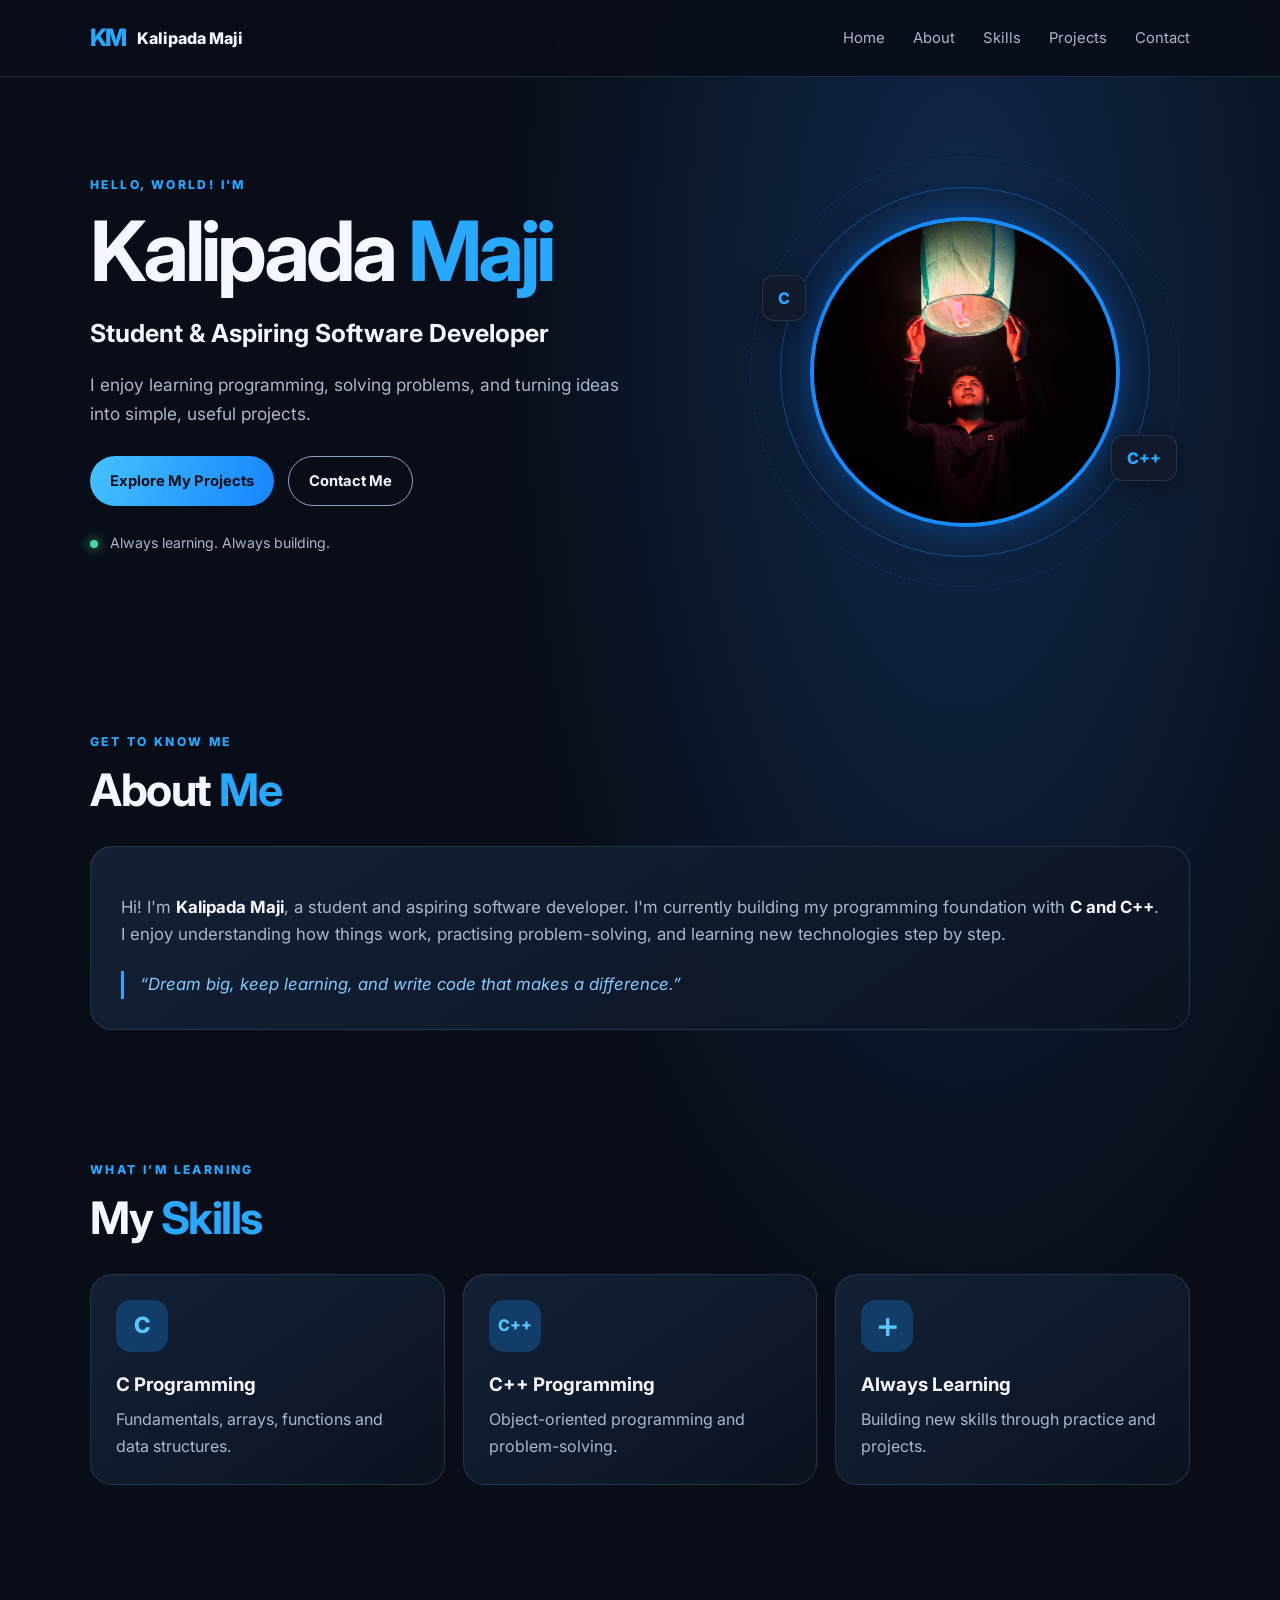
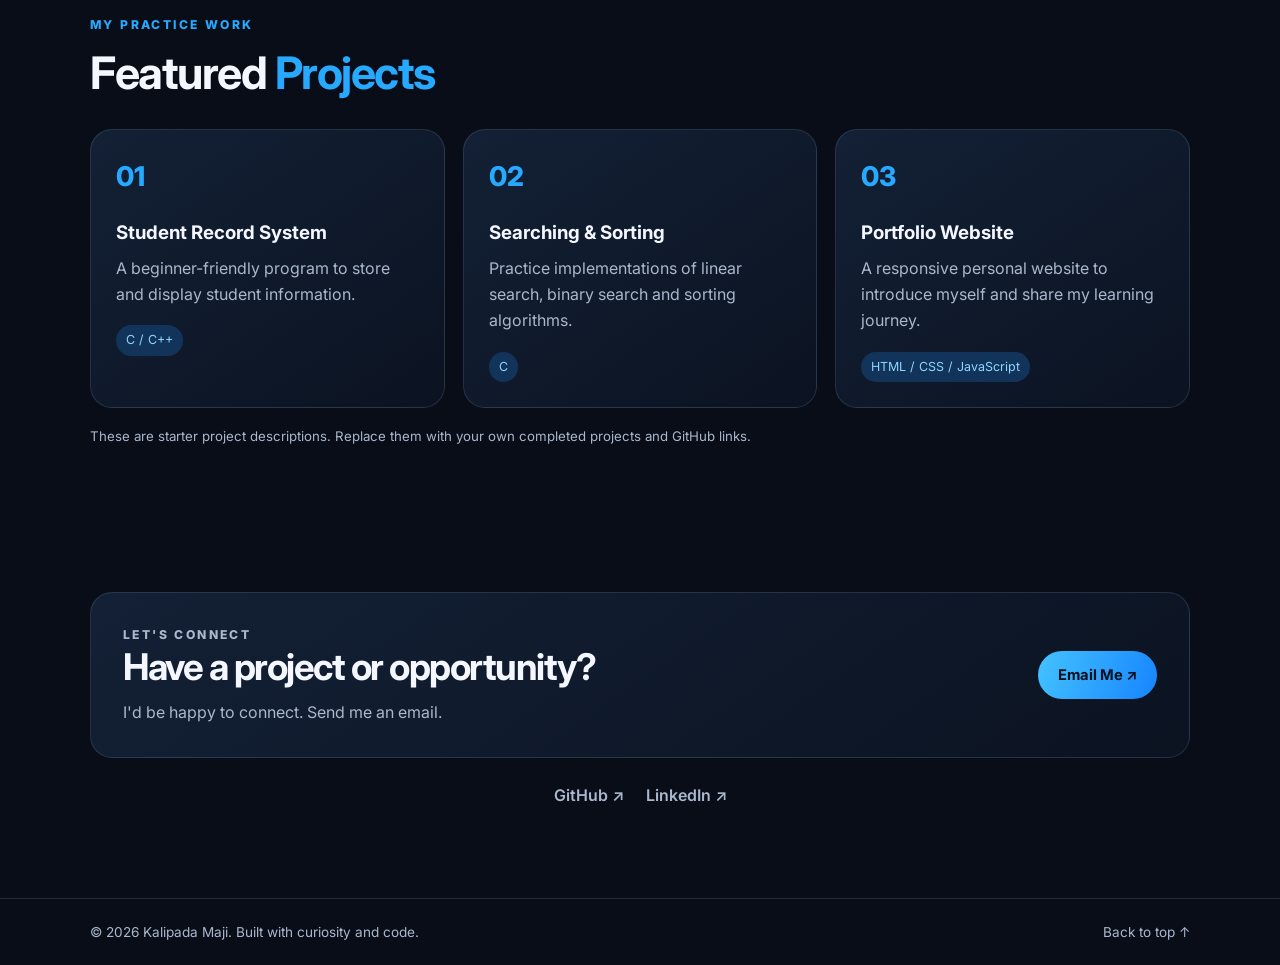
<file: index.html>
<!DOCTYPE html>
<html lang="en">
<head>
  <meta charset="UTF-8">
  <meta name="viewport" content="width=device-width, initial-scale=1.0">
  <meta name="description" content="Kalipada Maji — student and aspiring software developer. Explore my skills, projects and learning journey in C and C++.">
  <meta name="author" content="Kalipada Maji">
  <meta name="robots" content="index, follow">
  <meta name="theme-color" content="#080d18">
  <title>Kalipada Maji | Student & Aspiring Software Developer</title>
  <link rel="icon" href="favicon.svg" type="image/svg+xml">
  <link rel="preconnect" href="https://fonts.googleapis.com">
  <link rel="preconnect" href="https://fonts.gstatic.com" crossorigin>
  <link href="https://fonts.googleapis.com/css2?family=Inter:wght@400;500;600;700;800&display=swap" rel="stylesheet">
  <link rel="stylesheet" href="style.css">
  <script src="script.js" defer></script>
</head>
<body>
  <header class="site-header">
    <nav class="nav container" aria-label="Main navigation">
      <a class="brand" href="#home"><span class="brand-mark">KM</span><span>Kalipada Maji</span></a>
      <button class="menu-toggle" aria-label="Toggle navigation" aria-expanded="false">☰</button>
      <ul class="nav-links">
        <li><a href="#home">Home</a></li><li><a href="#about">About</a></li>
        <li><a href="#skills">Skills</a></li><li><a href="#projects">Projects</a></li>
        <li><a href="#contact">Contact</a></li>
      </ul>
    </nav>
  </header>

  <main>
    <section class="hero container" id="home">
      <div class="hero-copy">
        <p class="eyebrow">HELLO, WORLD! I'M</p>
        <h1>Kalipada <span>Maji</span></h1>
        <h2>Student &amp; Aspiring Software Developer</h2>
        <p class="hero-description">I enjoy learning programming, solving problems, and turning ideas into simple, useful projects.</p>
        <div class="hero-actions">
          <a class="button primary" href="#projects">Explore My Projects</a>
          <a class="button secondary" href="#contact">Contact Me</a>
        </div>
        <p class="availability"><span class="status-dot"></span> Always learning. Always building.</p>
      </div>
      <div class="profile-wrap">
        <!-- Replace profile.jpg with your own photo in the same folder. -->
        <img src="./profile.jpg"
     alt="Kalipada Maji"
     class="profile-photo">
        <div class="profile-placeholder" aria-label="Profile photo placeholder">KM</div>
        <div class="orbit orbit-one"></div><div class="orbit orbit-two"></div>
        <span class="float-tag tag-c">C</span><span class="float-tag tag-cpp">C++</span>
      </div>
    </section>

    <section class="section container" id="about">
      <div class="section-heading"><p class="eyebrow">GET TO KNOW ME</p><h2>About <span>Me</span></h2></div>
      <div class="about-card">
        <p>Hi! I'm <strong>Kalipada Maji</strong>, a student and aspiring software developer. I'm currently building my programming foundation with <strong>C and C++</strong>. I enjoy understanding how things work, practising problem-solving, and learning new technologies step by step.</p>
        <p class="quote">“Dream big, keep learning, and write code that makes a difference.”</p>
      </div>
    </section>

    <section class="section container" id="skills">
      <div class="section-heading"><p class="eyebrow">WHAT I'M LEARNING</p><h2>My <span>Skills</span></h2></div>
      <div class="skills-grid">
        <article class="skill-card"><span class="skill-icon">C</span><h3>C Programming</h3><p>Fundamentals, arrays, functions and data structures.</p></article>
        <article class="skill-card"><span class="skill-icon cpp">C++</span><h3>C++ Programming</h3><p>Object-oriented programming and problem-solving.</p></article>
        <article class="skill-card"><span class="skill-icon learn">＋</span><h3>Always Learning</h3><p>Building new skills through practice and projects.</p></article>
      </div>
    </section>

    <section class="section container" id="projects">
      <div class="section-heading"><p class="eyebrow">MY PRACTICE WORK</p><h2>Featured <span>Projects</span></h2></div>
      <div class="projects-grid">
        <article class="project-card"><div class="project-number">01</div><h3>Student Record System</h3><p>A beginner-friendly program to store and display student information.</p><span class="project-tech">C / C++</span></article>
        <article class="project-card"><div class="project-number">02</div><h3>Searching &amp; Sorting</h3><p>Practice implementations of linear search, binary search and sorting algorithms.</p><span class="project-tech">C</span></article>
        <article class="project-card"><div class="project-number">03</div><h3>Portfolio Website</h3><p>A responsive personal website to introduce myself and share my learning journey.</p><span class="project-tech">HTML / CSS / JavaScript</span></article>
      </div>
      <p class="small-note">These are starter project descriptions. Replace them with your own completed projects and GitHub links.</p>
    </section>

    <section class="section container" id="contact">
      <div class="contact-card">
        <div><p class="eyebrow">LET'S CONNECT</p><h2>Have a project or opportunity?</h2><p>I'd be happy to connect. Send me an email.</p></div>
        <!-- Replace the email below with your real email address. -->
        <a class="button primary" href="mailto:YOUR-EMAIL@example.com">Email Me ↗</a>
      </div>
      <div class="social-links">
        <!-- Replace # with your real profile URLs. -->
        <a href="https://github.com/" target="_blank" rel="noopener noreferrer">GitHub ↗</a>
        <a href="https://www.linkedin.com/" target="_blank" rel="noopener noreferrer">LinkedIn ↗</a>
      </div>
    </section>
  </main>

  <footer class="footer"><p>© <span id="year"></span> Kalipada Maji. Built with curiosity and code.</p><a href="#home">Back to top ↑</a></footer>
</body>
</html>
</file>
<file: style.css>
* { box-sizing: border-box; }
:root { --bg:#080d18; --panel:#101a2b; --text:#f4f7ff; --muted:#aab7cc; --blue:#27a9ff; --line:rgba(160,190,230,.16); }
html { scroll-behavior:smooth; scroll-padding-top:90px; }
body { margin:0; background:radial-gradient(ellipse at 75% 12%, #10294b 0, transparent 34%),var(--bg); color:var(--text); font-family:Inter,Arial,sans-serif; line-height:1.65; }
a { color:inherit; text-decoration:none; }
.container { width:min(1100px, calc(100% - 40px)); margin-inline:auto; }
.site-header { position:sticky; top:0; z-index:10; background:rgba(8,13,24,.88); backdrop-filter:blur(16px); border-bottom:1px solid var(--line); }
.nav { min-height:76px; display:flex; align-items:center; justify-content:space-between; gap:24px; }
.brand { display:flex; align-items:center; gap:12px; font-weight:800; }
.brand-mark { color:var(--blue); font-size:1.5rem; letter-spacing:-2px; }
.nav-links { display:flex; gap:28px; padding:0; margin:0; list-style:none; color:var(--muted); font-size:.93rem; }
.nav-links a:hover,.social-links a:hover,.footer a:hover { color:var(--blue); }
.menu-toggle { display:none; background:none; border:0; color:white; font-size:1.6rem; }
.hero { min-height:590px; display:grid; grid-template-columns:1.15fr .85fr; align-items:center; gap:40px; padding-block:75px; }
.eyebrow { color:var(--blue); font-size:.76rem; font-weight:800; letter-spacing:2.4px; margin:0 0 12px; }
h1 { font-size:clamp(2.8rem,7vw,5.2rem); letter-spacing:-4px; line-height:1.05; margin:0 0 18px; }
h1 span,.section-heading h2 span { color:var(--blue); }
.hero h2 { font-size:clamp(1.1rem,2.5vw,1.55rem); margin:0 0 14px; }
.hero-description { max-width:550px; color:var(--muted); font-size:1.08rem; }
.hero-actions { display:flex; flex-wrap:wrap; gap:14px; margin-top:28px; }
.button { display:inline-flex; justify-content:center; align-items:center; padding:12px 20px; border-radius:999px; font-weight:700; font-size:.92rem; transition:transform .2s,box-shadow .2s; }
.button:hover { transform:translateY(-3px); box-shadow:0 10px 28px #087bd455; }
.primary { color:#06101d; background:linear-gradient(110deg,#44c3ff,#1684ff); }
.secondary { border:1px solid #8ba5c8; }
.availability { color:var(--muted); font-size:.88rem; margin-top:25px; }
.status-dot { display:inline-block; width:8px; height:8px; border-radius:50%; background:#42d99b; margin-right:8px; box-shadow:0 0 12px #42d99b; }
.profile-wrap { min-height:390px; position:relative; display:grid; place-items:center; }
.profile-photo,.profile-placeholder { width:min(310px,75vw); height:min(310px,75vw); border-radius:50%; object-fit:cover; border:4px solid #168cff; box-shadow:0 0 35px #087cff66; position:relative; z-index:2; }
.profile-placeholder { display:none; place-items:center; background:linear-gradient(145deg,#163b66,#101a2b); color:#52c1ff; font-size:5rem; font-weight:800; }
.orbit { position:absolute; border:1px solid #168cff66; border-radius:50%; width:370px; height:370px; }
.orbit-two { width:430px; height:430px; border-style:dashed; opacity:.45; }
.float-tag { position:absolute; z-index:3; background:var(--panel); border:1px solid var(--line); padding:9px 15px; border-radius:12px; font-weight:800; color:var(--blue); box-shadow:0 8px 30px #0005; }
.tag-c { left:5%; top:25%; }.tag-cpp { right:3%; bottom:22%; }
.section { padding-block:65px; }
.section-heading { margin-bottom:28px; }
.section-heading h2,.contact-card h2 { font-size:clamp(2rem,4vw,2.8rem); line-height:1.2; margin:0; letter-spacing:-1.5px; }
.about-card,.skill-card,.project-card,.contact-card { background:linear-gradient(145deg,rgba(20,34,55,.95),rgba(12,20,34,.95)); border:1px solid var(--line); border-radius:22px; }
.about-card { padding:30px; color:var(--muted); font-size:1.05rem; }
.about-card strong { color:var(--text); }
.quote { color:#83caff; border-left:3px solid var(--blue); padding-left:16px; margin:22px 0 0; font-style:italic; }
.skills-grid,.projects-grid { display:grid; grid-template-columns:repeat(3,1fr); gap:18px; }
.skill-card,.project-card { padding:25px; }
.skill-icon { display:grid; place-items:center; width:52px; height:52px; border-radius:15px; background:#123d68; color:#59c5ff; font-size:1.4rem; font-weight:800; }
.skill-icon.cpp { font-size:1rem; }.skill-icon.learn { font-size:2rem; }
.skill-card h3,.project-card h3 { margin:18px 0 6px; }
.skill-card p,.project-card p,.contact-card p { color:var(--muted); margin:0; }
.project-number { color:var(--blue); font-size:1.7rem; font-weight:800; }
.project-tech { display:inline-block; margin-top:18px; padding:5px 10px; border-radius:99px; background:#12345a; color:#8ed5ff; font-size:.78rem; }
.small-note { color:var(--muted); font-size:.83rem; margin-top:18px; }
.contact-card { display:flex; align-items:center; justify-content:space-between; gap:25px; padding:32px; }
.contact-card h2 { font-size:clamp(1.6rem,3vw,2.3rem); margin-bottom:10px; }
.social-links { display:flex; gap:22px; justify-content:center; padding:24px; color:var(--muted); font-weight:600; }
.footer { border-top:1px solid var(--line); padding:22px max(20px,calc((100% - 1100px)/2)); display:flex; justify-content:space-between; gap:20px; color:var(--muted); font-size:.85rem; }
.footer p { margin:0; }
@media (max-width:760px) {
  .menu-toggle { display:block; }
  .nav-links { display:none; position:absolute; top:76px; left:0; right:0; padding:20px; background:#0b1423; flex-direction:column; gap:16px; border-bottom:1px solid var(--line); }
  .nav-links.open { display:flex; }
  .hero { grid-template-columns:1fr; text-align:center; padding-block:60px 35px; gap:20px; }
  .hero-description { margin-inline:auto; }.hero-actions { justify-content:center; }
  .profile-wrap { min-height:340px; }.orbit { width:310px;height:310px; }.orbit-two { width:350px;height:350px; }
  .skills-grid,.projects-grid { grid-template-columns:1fr; }
  .contact-card { align-items:flex-start; flex-direction:column; }
  .footer { flex-direction:column; text-align:center; }
}
@media (prefers-reduced-motion:reduce) { html {scroll-behavior:auto;} *,*::before,*::after {transition:none!important;} }
</file>
